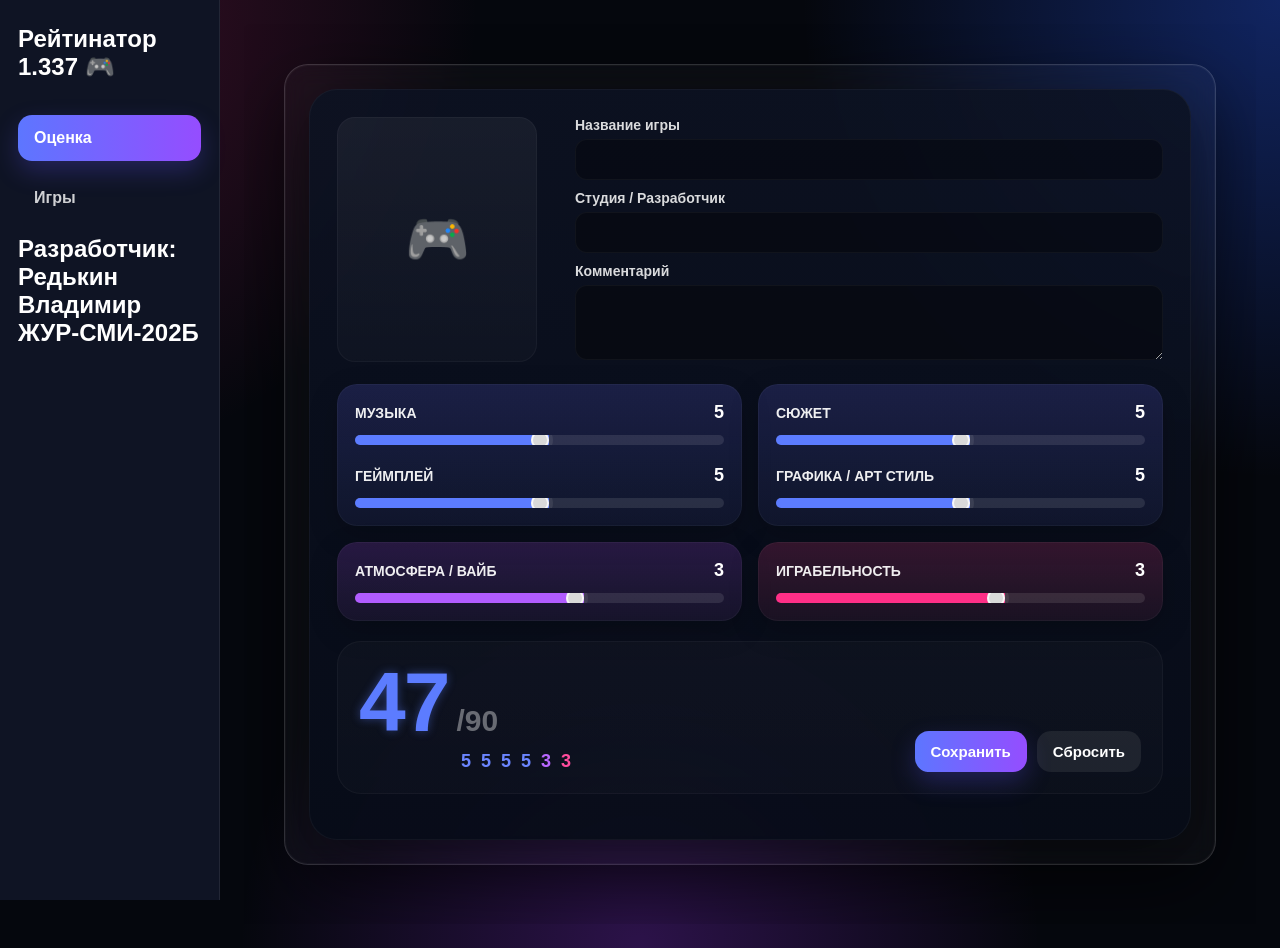
<file: index.html>
<!DOCTYPE html>
<html lang="ru">
<head>
  <meta charset="UTF-8" />
  <meta name="viewport" content="width=device-width, initial-scale=1.0" />
  <title>Оценщик</title>
  <link rel="stylesheet" href="style.css">
  <link rel="apple-touch-icon" sizes="180x180" href="/apple-touch-icon.png">
  <link rel="icon" type="image/png" sizes="32x32" href="/favicon-32x32.png">
  <link rel="icon" type="image/png" sizes="16x16" href="/favicon-16x16.png">
  <link rel="manifest" href="/site.webmanifest">
  <script src="site.js" defer></script>
</head>
<body>
  <div class="app-layout">

    <aside class="sidebar">
      <div class="sidebar-logo">Рейтинатор 1.337 🎮</div>

      <button class="sidebar-btn active" onclick="window.location.href='index.html'">
        Оценка
      </button>

      <button class="sidebar-btn" onclick="window.location.href='games.html'">
        Игры
      </button>

      <div class="sidebar-logo">Разработчик: Редькин
        Владимир
        

ЖУР-СМИ-202Б
      </div>
      <div class="rawg-credit">
        Данные об играх предоставлены 
        <a href="https://www.igdb.com" target="_blank">IGDB</a>
      </div>
    </aside>

    <main class="main-content">
      <section id="ratingSection" class="content-section">
        <div class="app-shell">
          <div class="panel">
            <div class="top-box">
              <div class="cover">🎮</div>

              <div class="track-info">
                <div class="field game-search-field">
                  <label for="gameName">Название игры</label>
                  <input type="text" id="gameName" autocomplete="off">
                </div>

                <div class="field">
                  <label for="gameStudio">Студия / Разработчик</label>
                  <input type="text" id="gameStudio">
                </div>

                <div class="field">
                  <label for="gameComment">Комментарий</label>
                  <textarea id="gameComment" rows="3"></textarea>
                </div>
              </div>
            </div>

            <div class="sliders-grid">
              <div class="slider-card purple">
                <div class="slider-row">
                  <div class="slider-head">
                    <span>Музыка</span>
                    <span id="musicValue">10</span>
                  </div>
                  <input class="blue" type="range" id="music" min="0" max="10" value="5">
                </div>

                <div class="slider-row">
                  <div class="slider-head">
                    <span>Геймплей</span>
                    <span id="gameplayValue">10</span>
                  </div>
                  <input class="blue" type="range" id="gameplay" min="0" max="10" value="5">
                </div>
              </div>

              <div class="slider-card purple">
                <div class="slider-row">
                  <div class="slider-head">
                    <span>Сюжет</span>
                    <span id="storyValue">10</span>
                  </div>
                  <input class="blue" type="range" id="story" min="0" max="10" value="5">
                </div>  

                <div class="slider-row">
                  <div class="slider-head">
                    <span>Графика / Арт стиль</span>
                    <span id="visualValue">10</span>
                  </div>
                  <input class="blue" type="range" id="visual" min="0" max="10" value="5">
                </div>
              </div>

              <div class="slider-card magenta">
                <div class="slider-row">
                  <div class="slider-head">
                    <span>Атмосфера / Вайб</span>
                    <span id="vibeValue">5</span>
                  </div>
                  <input class="violet" type="range" id="vibe" min="0" max="5" value="3">
                </div>
              </div>

              <div class="slider-card pink">
                <div class="slider-row">
                  <div class="slider-head">
                    <span>Играбельность</span>
                    <span id="replayValue">5</span>
                  </div>
                  <input class="pink" type="range" id="replay" min="0" max="5" value="3">
                </div>
              </div>
            </div>

            <div class="bottom-box">
              <div>
                <div class="score-wrap">
                  <div class="score-main">
                    <div class="score-value" id="totalScore">45</div>
                    <div class="score-max">/90</div>
                  </div>
                </div>

                <div class="mini-values">
                  <span class="blue-num" id="miniMusic">10</span>
                  <span class="blue-num" id="miniGameplay">10</span>
                  <span class="blue-num" id="miniStory">10</span>
                  <span class="blue-num" id="miniVisual">10</span>
                  <span class="violet-num" id="miniVibe">5</span>
                  <span class="pink-num" id="miniReplay">5</span>
                </div>
              </div>


              <div class="actions">
                <button class="save-btn" onclick="addGame()">Сохранить</button>
                <button class="clear-btn" onclick="resetForm()">Сбросить</button>
              </div>
            </div>
          </div>
        </div>
      </section>
    </main>
  </div>

</body>
</html>
</file>
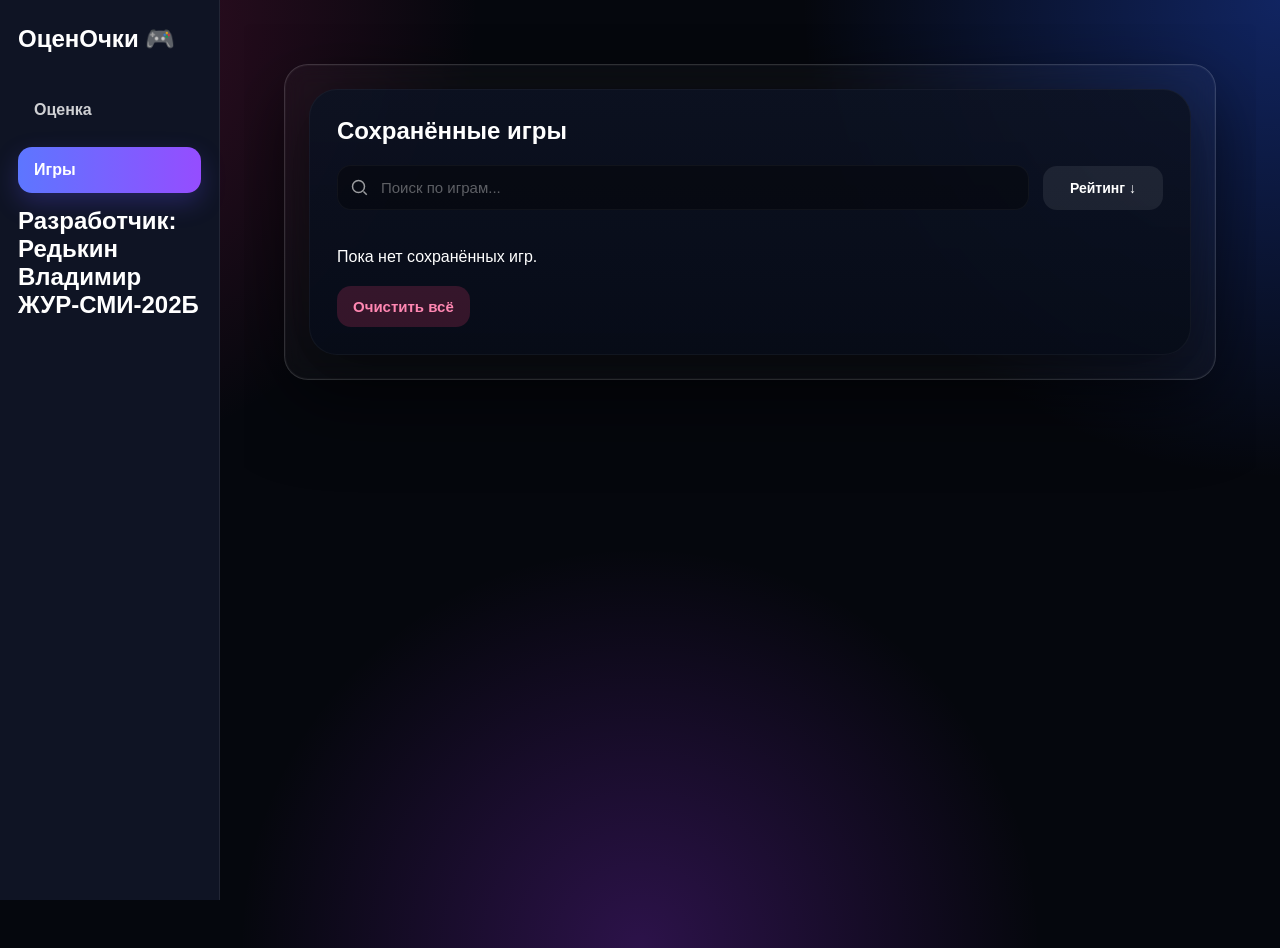
<file: games.html>
<!DOCTYPE html>
<html lang="ru">
<head>
  <meta charset="UTF-8" />
  <meta name="viewport" content="width=device-width, initial-scale=1.0" />
  <title>Игры</title>
  <link rel="stylesheet" href="style.css">
  <link rel="apple-touch-icon" sizes="180x180" href="/apple-touch-icon.png">
  <link rel="icon" type="image/png" sizes="32x32" href="/favicon-32x32.png">
  <link rel="icon" type="image/png" sizes="16x16" href="/favicon-16x16.png">
  <link rel="manifest" href="/site.webmanifest">
  <script src="site.js" defer></script>
</head>
<body>
  <div class="app-layout">

    <aside class="sidebar">
      <div class="sidebar-logo">ОценОчки 🎮</div>

      <button class="sidebar-btn" onclick="window.location.href='index.html'">
        Оценка
      </button>

      <button class="sidebar-btn active" onclick="window.location.href='games.html'">
        Игры
      </button>

        <div class="sidebar-logo">Разработчик: Редькин
        Владимир
        

ЖУР-СМИ-202Б
      </div>
      <div class="rawg-credit">
        Данные об играх предоставлены 
        <a href="https://www.igdb.com" target="_blank">IGDB</a>
      </div>
    </aside>

    <main class="main-content">
      <section id="gamesSection" class="content-section">
        <div class="app-shell">
          <div class="panel">
            <h2 class="games-title">Сохранённые игры</h2>

           <div class="games-toolbar">
              <div class="search-box">
                <svg class="search-icon" xmlns="http://www.w3.org/2000/svg" viewBox="0 0 24 24" aria-hidden="true">
                  <path d="M21 21L16.65 16.65M10 18C5.58 18 2 14.42 2 10C2 5.58 5.58 2 10 2C14.42 2 18 5.58 18 10C18 14.42 14.42 18 10 18Z"></path>
                </svg>

                <input
                  type="text"
                  id="gamesSearch"
                  class="games-search"
                  placeholder="Поиск по играм..."
                >
              </div>

              <div class="sort-box">
                <button id="sortToggle" class="sort-btn" type="button">Рейтинг ↓</button>

                <div id="sortMenu" class="sort-menu">
                  <button class="sort-option active" type="button" data-sort="rating-desc">Рейтинг ↓</button>
                  <button class="sort-option" type="button" data-sort="rating-asc">Рейтинг ↑</button>
                  <button class="sort-option" type="button" data-sort="name-asc">Имя A-Z</button>
                  <button class="sort-option" type="button" data-sort="name-desc">Имя Z-A</button>
                </div>
              </div>
            </div>


            
            <div class="list" id="gameList"></div>

            <div class="actions-games">
              <button class="danger-btn" onclick="clearAllGames()">Очистить всё</button>
            </div>
          </div>
        </div>
      </section>
    </main>

  </div>
</body>
</html>
</file>
<file: style.css>
*{
        box-sizing:border-box;
        margin:0;
        padding:0;
    }

    body{
        margin:0;
        padding:0;
    }

        .app-layout{
        display:flex;
        min-height:100vh;
        width:100%;
    }
    
    .sidebar{
    position:fixed;
    left:0;
    top:0;
    width:220px;
    height:100vh;

    background:#0f1424;
    border-right:1px solid rgba(255,255,255,0.08);

    padding:25px 18px;

    display:flex;
    flex-direction:column;
    gap:14px;
    }

    .main-content{
    margin-left:220px;
    width:calc(100% - 220px);
    padding:40px;
    }

    .sidebar-logo {
    font-size: 24px;
    font-weight: 800;
    margin-bottom: 20px;
    color: white;
    }

    .sidebar-btn {
    border: none;
    background: transparent;
    color: rgba(255,255,255,0.8);
    padding: 14px 16px;
    border-radius: 14px;
    text-align: left;
    font-size: 16px;
    font-weight: 700;
    cursor: pointer;
    transition: 0.2s ease;
    }

    .sidebar-btn:hover {
    background: rgba(255,255,255,0.06);
    color: white;
    }

    .sidebar-btn.active {
    background: linear-gradient(90deg, #5d76ff, #954dff);
    color: white;
    box-shadow: 0 10px 25px rgba(101, 85, 255, 0.25);
    }

    .main-content {
    flex: 1;
    overflow-y: auto;
    }

    .content-section {
    width: 100%;
    }

    .games-title {
    margin-top: 0;
    margin-bottom: 20px;
    }



    body {
      margin: 0;
      min-height: 100vh;
      font-family: Arial, sans-serif;
      color: white;
      background:
        radial-gradient(circle at top left, rgba(173, 32, 95, 0.35), transparent 30%),
        radial-gradient(circle at top right, rgba(39, 92, 255, 0.35), transparent 30%),
        radial-gradient(circle at bottom center, rgba(161, 52, 255, 0.25), transparent 35%),
        #05070d;
      padding: 24px;
    }

    .app-shell {
      max-width: 1180px;
      margin: 0 auto;
      border: 1px solid rgba(255,255,255,0.15);
      border-radius: 24px;
      padding: 24px;
      background: rgba(255,255,255,0.03);
      box-shadow:
        0 0 0 1px rgba(255,255,255,0.03) inset,
        0 25px 80px rgba(0,0,0,0.45);
      backdrop-filter: blur(12px);
    }

    .panel {
      max-width: 1200px;
      margin: 0 auto;
      border-radius: 28px;
      padding: 28px;
      background: linear-gradient(
        180deg,
        rgba(12, 18, 34, 0.88),
        rgba(7, 12, 24, 0.93)
      );
      box-shadow:
        0 16px 60px rgba(0, 0, 0, 0.45),
        0 0 0 1px rgba(255,255,255,0.04) inset;
    }

    .top-box {
      display: grid;
      grid-template-columns: 120px 1fr;
      gap: 18px;
      align-items: start;
      margin-bottom: 22px;
      overflow: visible;
    }

    .cover {
      border-radius: 18px;
      background: linear-gradient(180deg, rgba(255,255,255,0.05), rgba(255,255,255,0.02));
      display: flex;
      align-items: center;
      align-self: start;
      justify-content: center;
      font-size: 52px;
      min-height: 245px;
      min-width: 200px;
      box-shadow: 0 0 0 1px rgba(255,255,255,0.04) inset;
    }

    .track-info {
      display: grid;
      gap: 10px;
      overflow: visible;
    }

    .field {
      display: flex;
      flex-direction: column;
      gap: 6px;
      margin-left: 100px;
    }

    .field label {
      font-size: 14px;
      color: rgba(255,255,255,0.85);
      font-weight: bold;
    }

    .field input,
    .field textarea {
      width: 100%;
      border: none;
      outline: none;
      border-radius: 12px;
      padding: 12px 14px;
      background: rgba(0,0,0,0.35);
      color: white;
      font-size: 15px;
      box-shadow: 0 0 0 1px rgba(255,255,255,0.04) inset;
    }

    .field input::placeholder,
    .field textarea::placeholder {
      color: rgba(255,255,255,0.3);
    }

    .sliders-grid {
      display: grid;
      grid-template-columns: 1fr 1fr;
      gap: 16px;
      margin-bottom: 20px;
    }

    .slider-card {
      border-radius: 20px;
      padding: 18px 18px 14px;
      background: linear-gradient(180deg, rgba(255,255,255,0.03), rgba(255,255,255,0.02));
      box-shadow:
        0 0 0 1px rgba(255,255,255,0.04) inset,
        0 10px 30px rgba(0,0,0,0.2);
    }

    .slider-card.purple {
      background:
        linear-gradient(180deg, rgba(91, 94, 255, 0.16), rgba(41, 61, 186, 0.08)),
        rgba(255,255,255,0.02);
    }

    .slider-card.magenta {
      background:
        linear-gradient(180deg, rgba(179, 65, 255, 0.16), rgba(130, 45, 185, 0.08)),
        rgba(255,255,255,0.02);
    }

    .slider-card.pink {
      background:
        linear-gradient(180deg, rgba(255, 44, 128, 0.16), rgba(171, 23, 81, 0.08)),
        rgba(255,255,255,0.02);
    }

    .slider-row {
      margin-bottom: 16px;
    }

    .slider-row:last-child {
      margin-bottom: 0;
    }

    .slider-head {
      display: flex;
      justify-content: space-between;
      align-items: center;
      gap: 12px;
      margin-bottom: 8px;
      font-size: 14px;
      font-weight: 700;
      text-transform: uppercase;
      color: rgba(255,255,255,0.93);
    }

    .slider-head span:last-child {
      font-size: 18px;
      color: white;
      min-width: 24px;
      text-align: right;
    }

    input[type="range"] {
      -webkit-appearance: none;
      appearance: none;
      width: 100%;
      height: 10px;
      border-radius: 999px;
      outline: none;
      background: rgba(255,255,255,0.10);
      overflow: hidden;
    }

    input[type="range"]::-webkit-slider-runnable-track {
      height: 10px;
      border-radius: 999px;
    }

    input.blue::-webkit-slider-thumb,
    input.violet::-webkit-slider-thumb,
    input.pink::-webkit-slider-thumb {
      -webkit-appearance: none;
      appearance: none;
      width: 18px;
      height: 18px;
      border-radius: 50%;
      margin-top: -4px;
      border: 2px solid rgba(255,255,255,0.8);
      background: #d9d9d9;
      box-shadow:
        -300px 0 0 300px currentColor,
        0 0 0 4px rgba(255,255,255,0.08);
      cursor: pointer;
    }

    input.blue {
      color: #5c7cff;
    }

    input.violet {
      color: #b15cff;
    }

    input.pink {
      color: #ff2f87;
    }

    input.blue::-moz-range-track {
    height: 10px;
    border-radius: 999px;
    background: rgba(255,255,255,0.10);
    }

    input.blue::-moz-range-progress {
      height: 10px;
      border-radius: 999px;
      background: #5c7cff;
    }

    input.blue::-moz-range-thumb {
      width: 18px;
      height: 18px;
      border-radius: 50%;
      border: 2px solid rgba(255,255,255,0.8);
      background: #d9d9d9;
      cursor: pointer;
    }

  input.pink::-moz-range-track {
    height: 10px;
    border-radius: 999px;
    background: rgba(255,255,255,0.10);
    }

    input.pink::-moz-range-progress {
    height: 10px;
    border-radius: 999px;
    background: #ff2f87;
    }

    input.pink::-moz-range-thumb {
    width: 18px;
    height: 18px;
    border-radius: 50%;
    border: 2px solid rgba(255,255,255,0.8);
    background: #d9d9d9;
    cursor: pointer;
    }

    input.violet::-moz-range-track {
    height: 10px;
      border-radius: 999px;
      background: rgba(255,255,255,0.10);
    }

    input.violet::-moz-range-progress {
      height: 10px;
      border-radius: 999px;
      background: #b15cff;
    }

    input.violet::-moz-range-thumb {
      width: 18px;
      height: 18px;
      border-radius: 50%;
      border: 2px solid rgba(255,255,255,0.8);
      background: #d9d9d9;
      cursor: pointer;
    }

    input[type="range"]::-moz-focus-outer {
    border: 0;
    }

    .bottom-box {
      display: grid;
      grid-template-columns: 1fr auto;
      gap: 16px;
      align-items: end;
      border-radius: 24px;
      padding: 22px;
      background: linear-gradient(180deg, rgba(255,255,255,0.025), rgba(255,255,255,0.015));
      box-shadow: 0 0 0 1px rgba(255,255,255,0.04) inset;
      margin-bottom: 18px;
    }

    .score-wrap {
      display: flex;
      align-items: center;
      gap: 18px;
      flex-wrap: wrap;
    }

    .score-icon {
      width: 82px;
      height: 82px;
      border-radius: 50%;
      background: #ffd537;
      color: #111;
      display: flex;
      align-items: center;
      justify-content: center;
      font-size: 44px;
      font-weight: bold;
      box-shadow: 0 10px 30px rgba(255, 213, 55, 0.28);
    }

    .score-main {
      display: flex;
      align-items: baseline;
      gap: 8px;
      flex-wrap: wrap;
    }

    .score-value {
      font-size: 84px;
      font-weight: 800;
      line-height: 0.95;
      color: #8328e4;
      letter-spacing: -2px;
    }

    .score-max {
      font-size: 30px;
      color: rgba(255,255,255,0.38);
      font-weight: 700;
    }

    .mini-values {
      display: flex;
      gap: 10px;
      flex-wrap: wrap;
      margin-top: 8px;
      margin-left: 102px;
      font-weight: 700;
      font-size: 18px;
    }

    .mini-values .blue-num {
      color: #6b85ff;
    }

    .mini-values .violet-num {
      color: #b867ff;
    }

    .mini-values .pink-num {
      color: #ff4c9d;
    }

    .actions {
      display: flex;
      gap: 10px;
      align-items: center;
      flex-wrap: wrap;
      justify-content: flex-end;
    }

    button {
      border: none;
      cursor: pointer;
      border-radius: 14px;
      padding: 12px 16px;
      font-size: 15px;
      font-weight: 700;
      color: white;
      transition: 0.2s ease;
    }

    .save-btn {
      background: linear-gradient(90deg, #5d76ff, #954dff);
      box-shadow: 0 10px 25px rgba(101, 85, 255, 0.25);
    }

    .clear-btn {
      background: rgba(255,255,255,0.08);
    }

    .danger-btn {
      background: rgba(255, 63, 120, 0.18);
      color: #ff87b2;
    }

    button:hover {
      transform: translateY(-1px);
      opacity: 0.95;
    }

    .list {
      display: grid;
      gap: 14px;
      padding-top: 20px;
    }

    .saved-card {
      border-radius: 18px;
      padding: 18px;
      background: rgba(255,255,255,0.035);
      box-shadow: 0 0 0 1px rgba(255,255,255,0.04) inset;
    }

    .saved-card-top {
      display: flex;
      justify-content: space-between;
      gap: 14px;
      align-items: start;
      margin-bottom: 10px;
    }

    .saved-card h4 {
      margin: 0 0 6px 0;
      font-size: 22px;
    }

    .saved-meta {
      color: rgba(255,255,255,0.65);
      font-size: 14px;
    }

    .saved-score {
      font-size: 28px;
      font-weight: 800;
      color: #ffd537;
      white-space: nowrap;
    }

    .saved-comment {
      color: rgba(255,255,255,0.88);
      margin-top: 10px;
      line-height: 1.5;
    }

    .saved-stats {
      display: flex;
      gap: 12px;
      flex-wrap: wrap;
      margin-top: 12px;
      font-size: 14px;
      color: rgba(255,255,255,0.78);
    }

    .saved-actions {
      margin-top: 14px;
      display: flex;
      gap: 10px;
      flex-wrap: wrap;
    }

    .empty {
      text-align: center;
      color: rgba(255,255,255,0.45);
      padding: 20px 0 10px;
    }

    @media (max-width: 900px) {
      .sliders-grid {
        grid-template-columns: 1fr;
      }

      .bottom-box {
        grid-template-columns: 1fr;
      }

      .actions {
        justify-content: flex-start;
      }

      .score-value {
        font-size: 64px;
      }

      .mini-values {
        margin-left: 0;
      }
    }

    @media (max-width: 640px) {
      .top-box {
        grid-template-columns: 1fr;
      }

      .cover {
        min-height: 100px;
      }

      .score-icon {
        width: 64px;
        height: 64px;
        font-size: 34px;
      }

      .score-value {
        font-size: 52px;
      }
    }

    .actions-games{
        padding-top: 20px;
    }

    .score-label {
    margin-top: 8px;
    font-size: 22px;
    font-weight: 800;
    letter-spacing: 1px;
    color: #ffffff;
    }

    .score-decimal {
    margin-top: 4px;
    font-size: 16px;
    color: rgba(255,255,255,0.65);
    }

    .game-search-field {
    position: relative;
    overflow: visible;
  }

  .game-dropdown {
  position: absolute;
  z-index: 99999;

  display: none;
  max-height: 320px;
  overflow-y: auto;

  background: rgba(12, 18, 34, 0.98);
  border-radius: 14px;
  box-shadow: 0 20px 60px rgba(0,0,0,0.5);
  }

  .game-option {
    display: grid;
    grid-template-columns: 52px 1fr;
    gap: 12px;
    align-items: center;
    padding: 10px 12px;
    cursor: pointer;
    transition: 0.15s ease;
  }

  .game-option:hover {
    background: rgba(255,255,255,0.06);
  }

  .game-option img {
    width: 52px;
    height: 52px;
    object-fit: cover;
    border-radius: 10px;
    background: rgba(255,255,255,0.05);
  }

  .game-option-title {
    font-size: 14px;
    font-weight: 700;
    color: white;
  }

  .game-option-subtitle {
    font-size: 12px;  
    color: rgba(255,255,255,0.6);
    margin-top: 2px;
  }

  .cover.has-image {
    background-size: cover;
    background-position: center;
    background-repeat: no-repeat;
    color: transparent;
  }

  .saved-cover {
    width: 23%;
    height: 350px;
    border-radius: 16px;
    background-size: cover;
    background-position: center;
    background-repeat: no-repeat;
    margin-bottom: 14px;
    box-shadow: 0 10px 25px rgba(89, 81, 144, 0.25);
  }

  .rawg-credit {
    margin-top: 69vh;
    text-align: center;
    font-size: 13px;
    color: rgba(255,255,255,0.5);
  }

  .rawg-credit a {
    color: #8c7bff;
    text-decoration: none;
    font-weight: 600;
  }

  .rawg-credit a:hover {
    text-decoration: underline;
  }
  .games-toolbar {
  display: flex;
  gap: 14px;
  align-items: center;
  margin-bottom: 18px;
}

  .games-search:focus {
    box-shadow:
      0 0 0 1px rgba(140,120,255,0.6),
      0 0 20px rgba(140,120,255,0.2);
  }

  .search-box {
    position: relative;
    flex: 1;
  }

  .search-icon {
    position: absolute;
    left: 14px;
    top: 50%;
    transform: translateY(-50%);
    width: 18px;
    height: 18px;
    stroke: rgba(255,255,255,0.6);
    stroke-width: 2;
    fill: none;
    pointer-events: none;
    z-index: 2;
  }

  .games-search {
    width: 100%;
    padding: 14px 16px 14px 44px;
    border-radius: 14px;
    border: none;
    outline: none;
    background: rgba(0,0,0,0.35);
    color: white;
    font-size: 15px;
    box-shadow: 0 0 0 1px rgba(255,255,255,0.04) inset;
  }

  .games-search::placeholder {
    color: rgba(255,255,255,0.35);
  }

  .sort-box {
    position: relative;
  }

  .sort-btn {
    background: rgba(255,255,255,0.08);
    color: white;
    border: none;
    border-radius: 14px;
    padding: 14px 18px;
    font-size: 14px;
    font-weight: 700;
    cursor: pointer;
    min-width: 120px;
  }

  .sort-btn:hover {
    background: rgba(255,255,255,0.12);
  }

  .sort-menu {
    position: absolute;
    top: calc(100% + 8px);
    right: 0;
    width: 180px;
    background: rgba(14, 18, 32, 0.96);
    border: 1px solid rgba(255,255,255,0.08);
    border-radius: 16px;
    padding: 8px;
    box-shadow: 0 16px 40px rgba(0,0,0,0.35);
    backdrop-filter: blur(12px);
    display: none;
    z-index: 1000;
  }

  .sort-menu.open {
    display: block;
  }

  .sort-option {
    width: 100%;
    text-align: left;
    background: transparent;
    color: rgba(255,255,255,0.85);
    border: none;
    border-radius: 12px;
    padding: 12px 12px;
    margin: 2px;
    font-size: 14px;
    font-weight: 600;
    cursor: pointer;
  }

  .sort-option:hover {
    background: rgba(255,255,255,0.06);
  }

  .sort-option.active {
    background: linear-gradient(90deg, rgba(92,124,255,0.22), rgba(177,92,255,0.22));
    color: white;
  }

  .no-results {
    text-align: center;
    color: rgba(255,255,255,0.45);
    padding: 20px 0 10px;
  }

  .saved-cover {
    width: 23%;
    height: 325px;
    border-radius: 16px;
    background-size: cover;
    background-position: center;
    background-repeat: no-repeat;
    margin-bottom: 14px;
  }

  @media (max-width: 300px) {
    .games-toolbar {
      flex-direction: column;
      align-items: stretch;
    }

    .sort-box {
      width: 100%;
    }

    .sort-btn {
      width: 100%;
    }

    .sort-menu {
      left: 0;
      right: auto;
      width: 100%;
    }
  }
</file>
